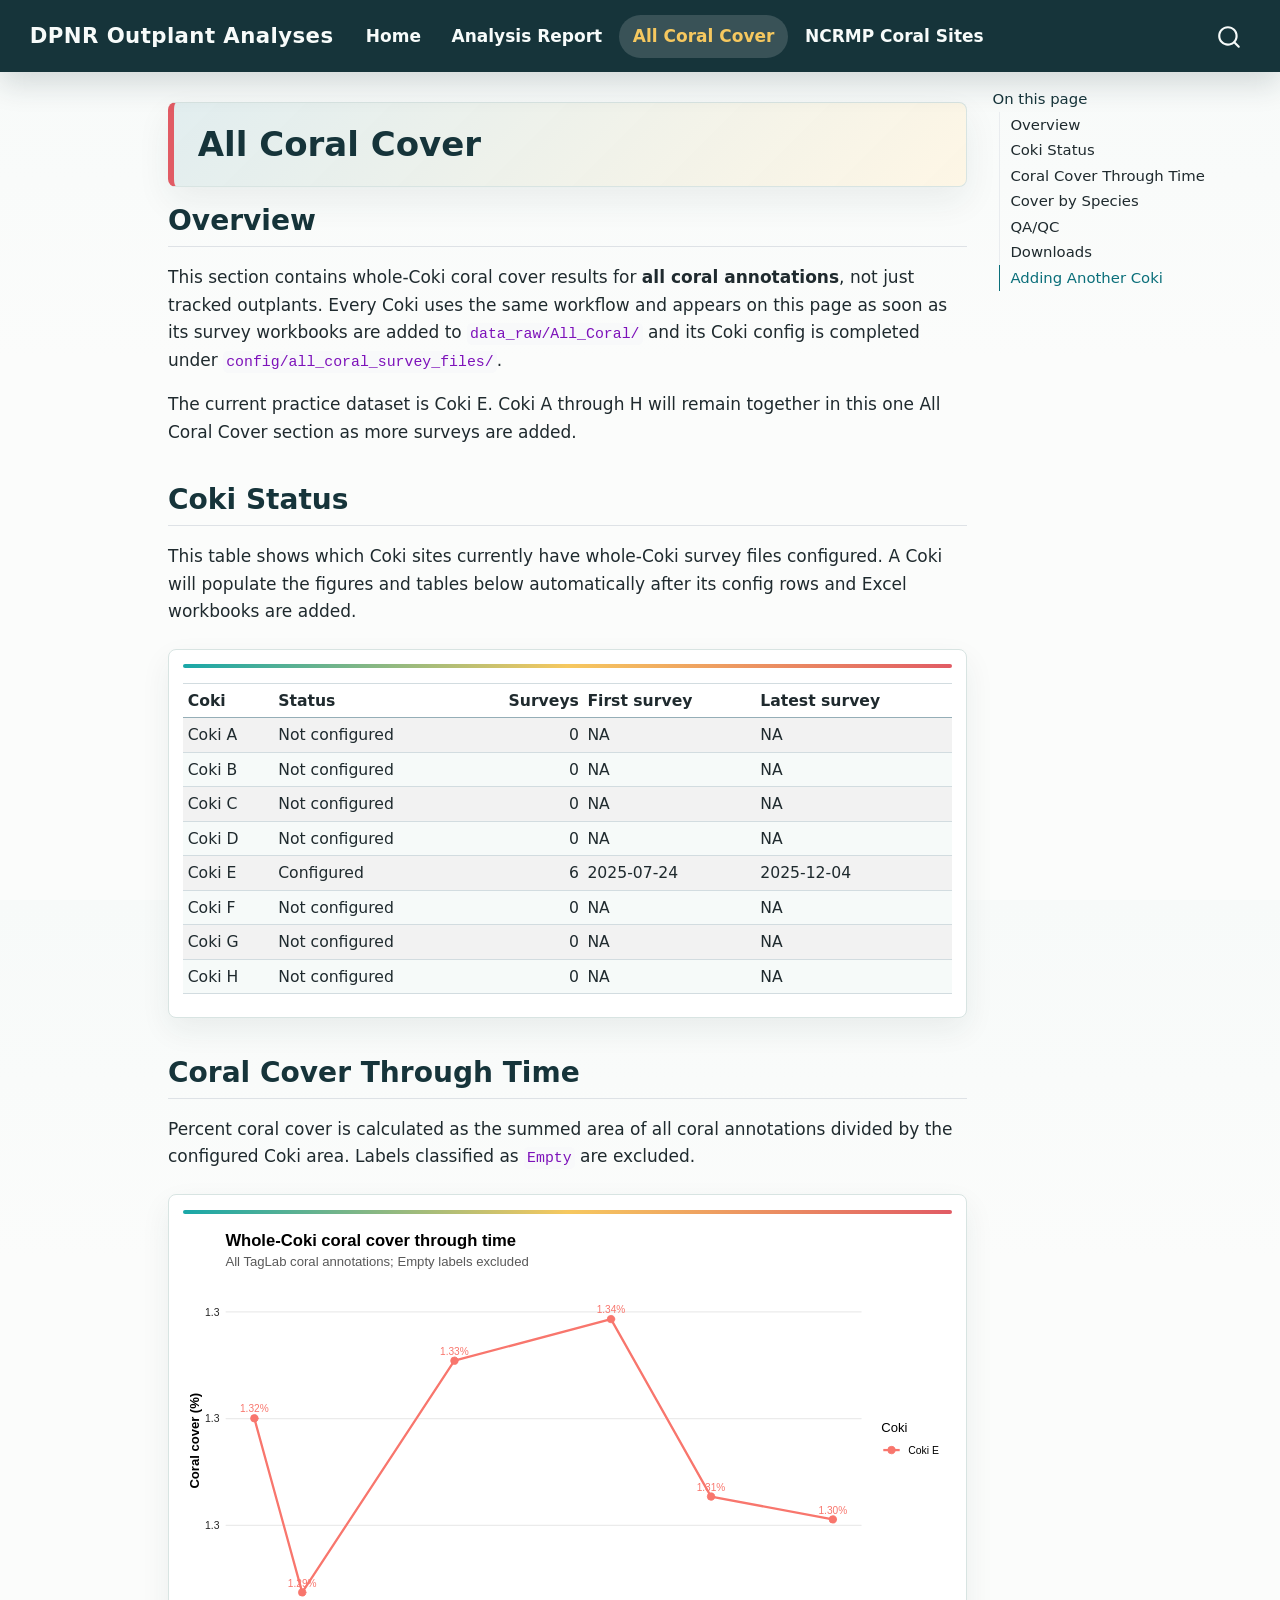
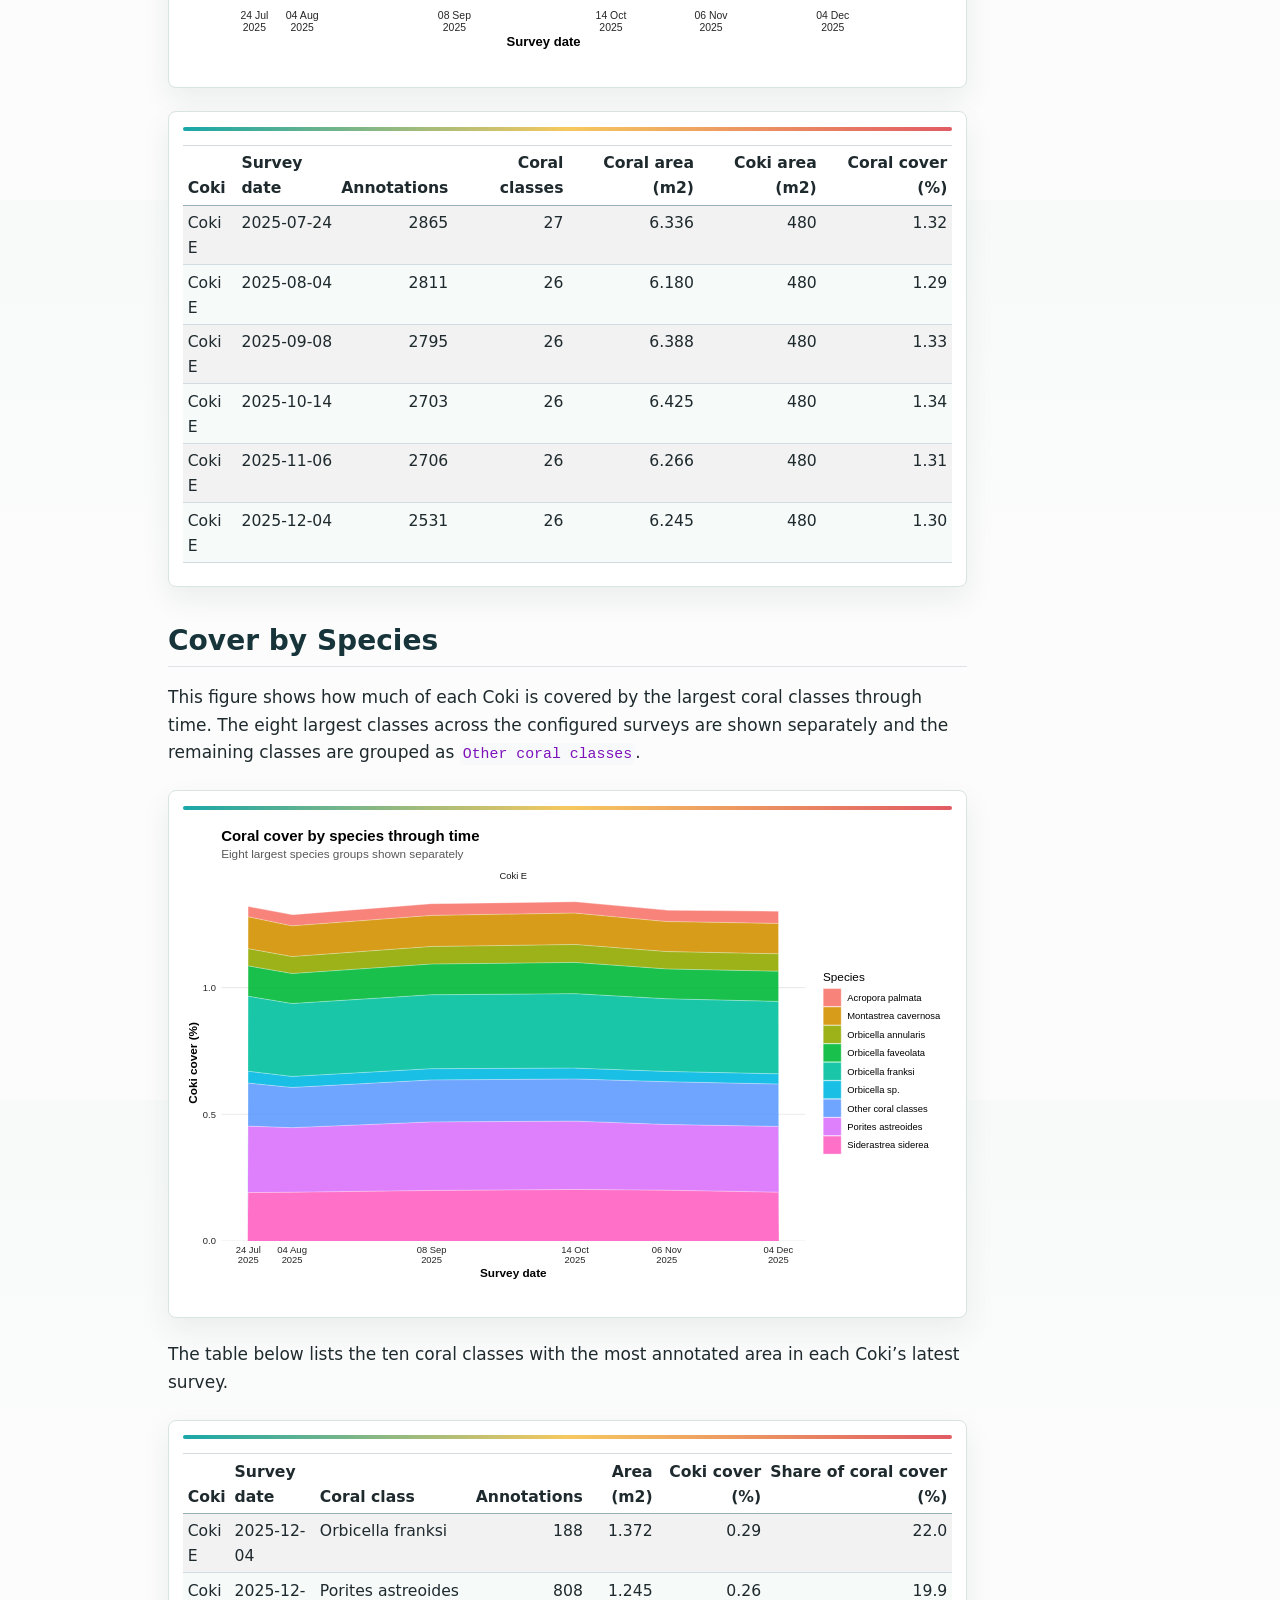
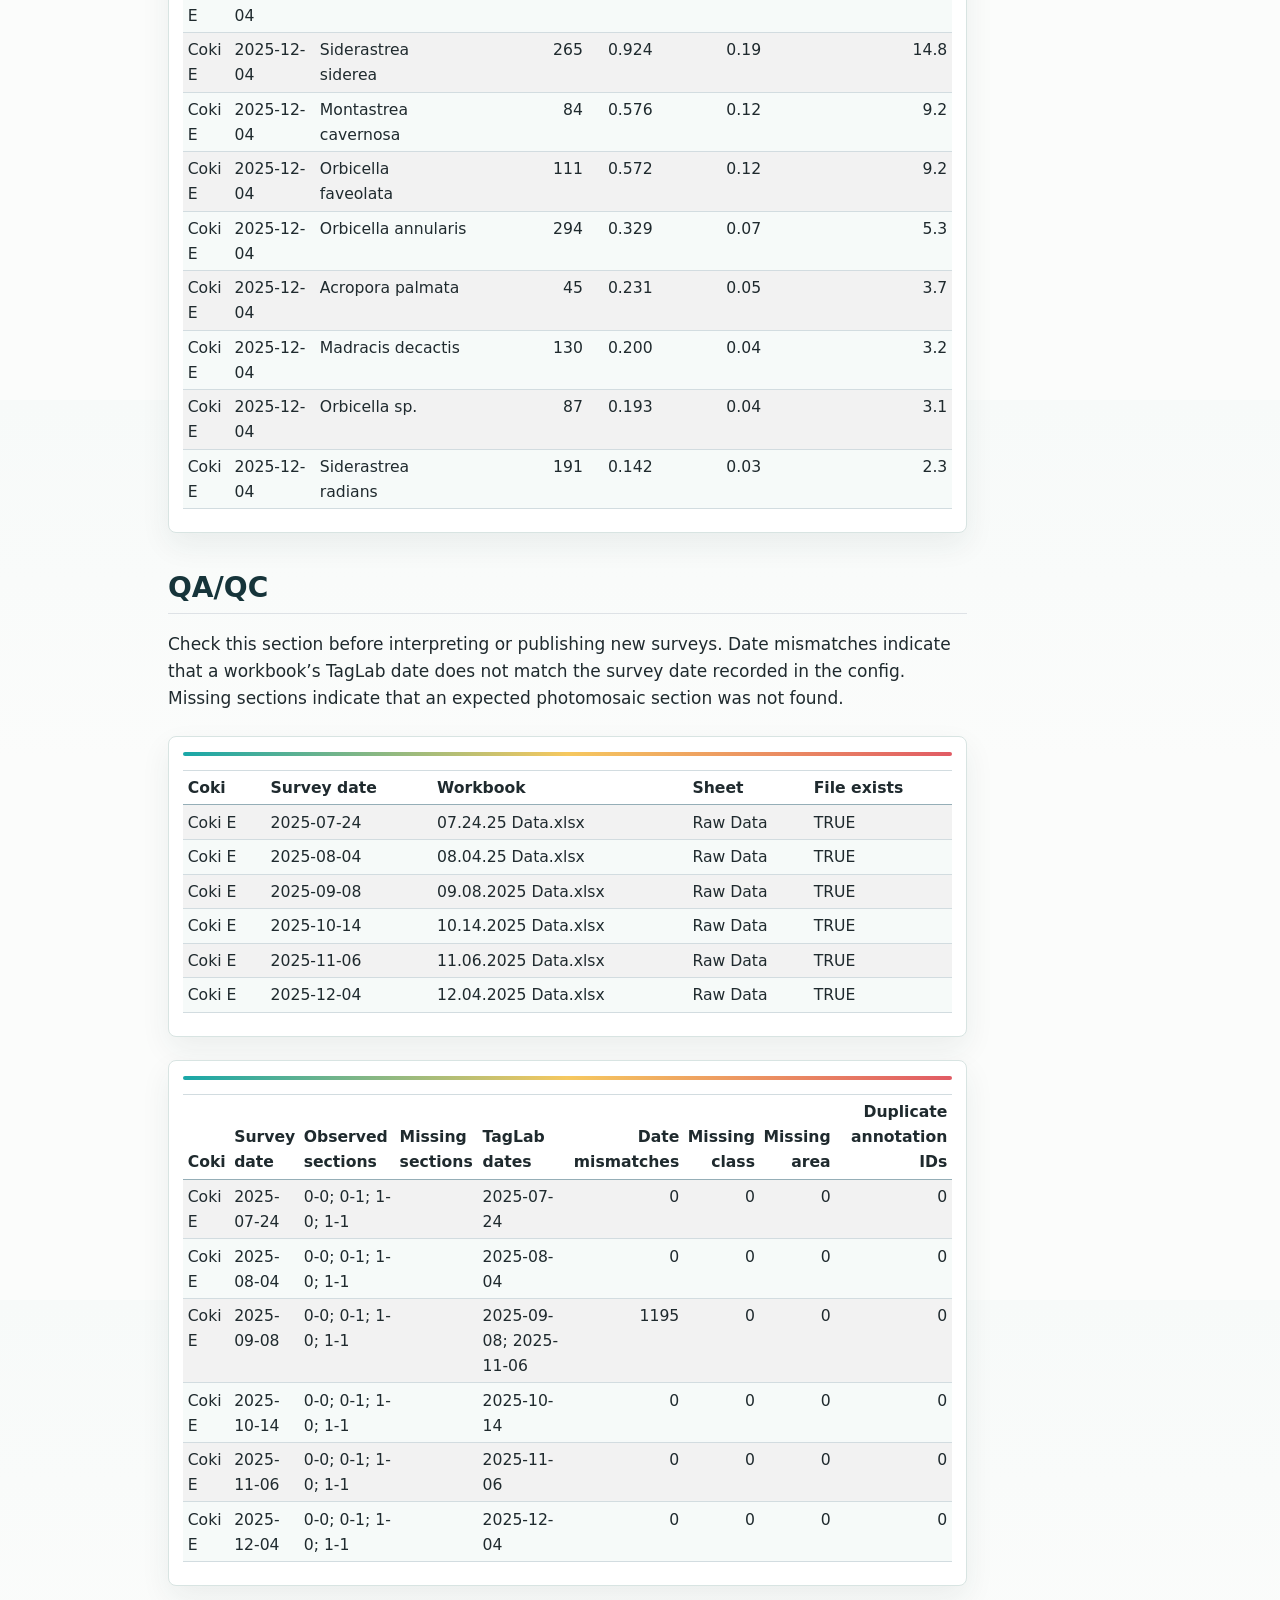
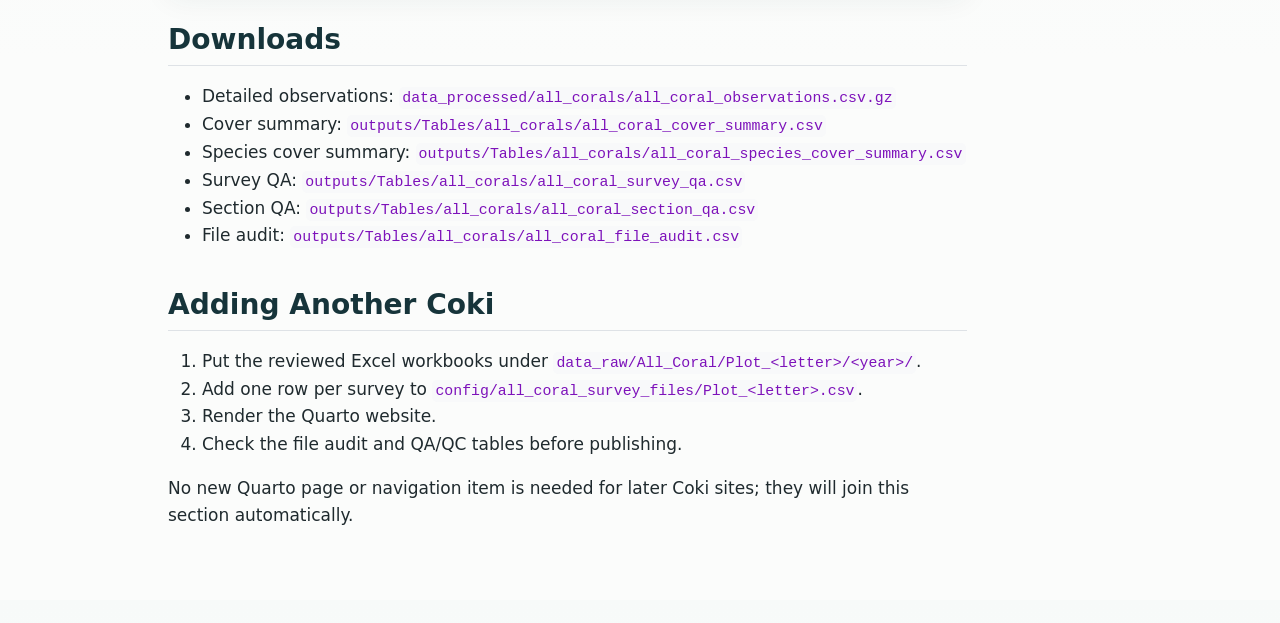
<file: docs/all_coral_cover.html>
<!DOCTYPE html>
<html xmlns="http://www.w3.org/1999/xhtml" lang="en" xml:lang="en"><head>

<meta charset="utf-8">
<meta name="generator" content="quarto-1.5.57">

<meta name="viewport" content="width=device-width, initial-scale=1.0, user-scalable=yes">


<title>All Coral Cover – DPNR Outplant Analyses</title>
<style>
code{white-space: pre-wrap;}
span.smallcaps{font-variant: small-caps;}
div.columns{display: flex; gap: min(4vw, 1.5em);}
div.column{flex: auto; overflow-x: auto;}
div.hanging-indent{margin-left: 1.5em; text-indent: -1.5em;}
ul.task-list{list-style: none;}
ul.task-list li input[type="checkbox"] {
  width: 0.8em;
  margin: 0 0.8em 0.2em -1em; /* quarto-specific, see https://github.com/quarto-dev/quarto-cli/issues/4556 */ 
  vertical-align: middle;
}
</style>


<script src="site_libs/quarto-nav/quarto-nav.js"></script>
<script src="site_libs/quarto-nav/headroom.min.js"></script>
<script src="site_libs/clipboard/clipboard.min.js"></script>
<script src="site_libs/quarto-search/autocomplete.umd.js"></script>
<script src="site_libs/quarto-search/fuse.min.js"></script>
<script src="site_libs/quarto-search/quarto-search.js"></script>
<meta name="quarto:offset" content="./">
<script src="site_libs/quarto-html/quarto.js"></script>
<script src="site_libs/quarto-html/popper.min.js"></script>
<script src="site_libs/quarto-html/tippy.umd.min.js"></script>
<script src="site_libs/quarto-html/anchor.min.js"></script>
<link href="site_libs/quarto-html/tippy.css" rel="stylesheet">
<link href="site_libs/quarto-html/quarto-syntax-highlighting.css" rel="stylesheet" id="quarto-text-highlighting-styles">
<script src="site_libs/bootstrap/bootstrap.min.js"></script>
<link href="site_libs/bootstrap/bootstrap-icons.css" rel="stylesheet">
<link href="site_libs/bootstrap/bootstrap.min.css" rel="stylesheet" id="quarto-bootstrap" data-mode="light">
<script id="quarto-search-options" type="application/json">{
  "location": "navbar",
  "copy-button": false,
  "collapse-after": 3,
  "panel-placement": "end",
  "type": "overlay",
  "limit": 50,
  "keyboard-shortcut": [
    "f",
    "/",
    "s"
  ],
  "show-item-context": false,
  "language": {
    "search-no-results-text": "No results",
    "search-matching-documents-text": "matching documents",
    "search-copy-link-title": "Copy link to search",
    "search-hide-matches-text": "Hide additional matches",
    "search-more-match-text": "more match in this document",
    "search-more-matches-text": "more matches in this document",
    "search-clear-button-title": "Clear",
    "search-text-placeholder": "",
    "search-detached-cancel-button-title": "Cancel",
    "search-submit-button-title": "Submit",
    "search-label": "Search"
  }
}</script>


</head>

<body class="nav-fixed">

<div id="quarto-search-results"></div>
  <header id="quarto-header" class="headroom fixed-top">
    <nav class="navbar navbar-expand-lg " data-bs-theme="dark">
      <div class="navbar-container container-fluid">
      <div class="navbar-brand-container mx-auto">
    <a class="navbar-brand" href="./index.html">
    <span class="navbar-title">DPNR Outplant Analyses</span>
    </a>
  </div>
            <div id="quarto-search" class="" title="Search"></div>
          <button class="navbar-toggler" type="button" data-bs-toggle="collapse" data-bs-target="#navbarCollapse" aria-controls="navbarCollapse" role="menu" aria-expanded="false" aria-label="Toggle navigation" onclick="if (window.quartoToggleHeadroom) { window.quartoToggleHeadroom(); }">
  <span class="navbar-toggler-icon"></span>
</button>
          <div class="collapse navbar-collapse" id="navbarCollapse">
            <ul class="navbar-nav navbar-nav-scroll me-auto">
  <li class="nav-item">
    <a class="nav-link" href="./index.html"> 
<span class="menu-text">Home</span></a>
  </li>  
  <li class="nav-item">
    <a class="nav-link" href="./coral_survivorship_report.html"> 
<span class="menu-text">Analysis Report</span></a>
  </li>  
  <li class="nav-item">
    <a class="nav-link active" href="./all_coral_cover.html" aria-current="page"> 
<span class="menu-text">All Coral Cover</span></a>
  </li>  
  <li class="nav-item">
    <a class="nav-link" href="./ncrmp_coral_sites.html"> 
<span class="menu-text">NCRMP Coral Sites</span></a>
  </li>  
</ul>
          </div> <!-- /navcollapse -->
            <div class="quarto-navbar-tools">
</div>
      </div> <!-- /container-fluid -->
    </nav>
</header>
<!-- content -->
<div id="quarto-content" class="quarto-container page-columns page-rows-contents page-layout-article page-navbar">
<!-- sidebar -->
<!-- margin-sidebar -->
    <div id="quarto-margin-sidebar" class="sidebar margin-sidebar">
        <nav id="TOC" role="doc-toc" class="toc-active">
    <h2 id="toc-title">On this page</h2>
   
  <ul>
  <li><a href="#overview" id="toc-overview" class="nav-link active" data-scroll-target="#overview">Overview</a></li>
  <li><a href="#plot-status" id="toc-plot-status" class="nav-link" data-scroll-target="#plot-status">Plot Status</a></li>
  <li><a href="#coral-cover-through-time" id="toc-coral-cover-through-time" class="nav-link" data-scroll-target="#coral-cover-through-time">Coral Cover Through Time</a></li>
  <li><a href="#cover-by-species" id="toc-cover-by-species" class="nav-link" data-scroll-target="#cover-by-species">Cover by Species</a></li>
  <li><a href="#qaqc" id="toc-qaqc" class="nav-link" data-scroll-target="#qaqc">QA/QC</a></li>
  <li><a href="#downloads" id="toc-downloads" class="nav-link" data-scroll-target="#downloads">Downloads</a></li>
  <li><a href="#adding-another-plot" id="toc-adding-another-plot" class="nav-link" data-scroll-target="#adding-another-plot">Adding Another Plot</a></li>
  </ul>
</nav>
    </div>
<!-- main -->
<main class="content" id="quarto-document-content">

<header id="title-block-header" class="quarto-title-block default">
<div class="quarto-title">
<h1 class="title">All Coral Cover</h1>
</div>



<div class="quarto-title-meta">

    
  
    
  </div>
  


</header>


<section id="overview" class="level2">
<h2 class="anchored" data-anchor-id="overview">Overview</h2>
<p>This section contains whole-plot coral cover results for <strong>all coral annotations</strong>, not just tracked outplants. Every plot uses the same workflow and appears on this page as soon as its survey workbooks are added to <code>data_raw/All_Coral/</code> and its plot config is completed under <code>config/all_coral_survey_files/</code>.</p>
<p>The current practice dataset is Plot E. Plots A through H will remain together in this one All Coral Cover section as more surveys are added.</p>
</section>
<section id="plot-status" class="level2">
<h2 class="anchored" data-anchor-id="plot-status">Plot Status</h2>
<p>This table shows which plots currently have whole-plot survey files configured. A plot will populate the figures and tables below automatically after its config rows and Excel workbooks are added.</p>
<div class="cell">
<div class="cell-output-display">
<table class="caption-top table table-sm table-striped small">
<thead>
<tr class="header">
<th style="text-align: left;">Plot</th>
<th style="text-align: left;">Status</th>
<th style="text-align: right;">Surveys</th>
<th style="text-align: left;">First survey</th>
<th style="text-align: left;">Latest survey</th>
</tr>
</thead>
<tbody>
<tr class="odd">
<td style="text-align: left;">Plot A</td>
<td style="text-align: left;">Not configured</td>
<td style="text-align: right;">0</td>
<td style="text-align: left;">NA</td>
<td style="text-align: left;">NA</td>
</tr>
<tr class="even">
<td style="text-align: left;">Plot B</td>
<td style="text-align: left;">Not configured</td>
<td style="text-align: right;">0</td>
<td style="text-align: left;">NA</td>
<td style="text-align: left;">NA</td>
</tr>
<tr class="odd">
<td style="text-align: left;">Plot C</td>
<td style="text-align: left;">Not configured</td>
<td style="text-align: right;">0</td>
<td style="text-align: left;">NA</td>
<td style="text-align: left;">NA</td>
</tr>
<tr class="even">
<td style="text-align: left;">Plot D</td>
<td style="text-align: left;">Not configured</td>
<td style="text-align: right;">0</td>
<td style="text-align: left;">NA</td>
<td style="text-align: left;">NA</td>
</tr>
<tr class="odd">
<td style="text-align: left;">Plot E</td>
<td style="text-align: left;">Configured</td>
<td style="text-align: right;">6</td>
<td style="text-align: left;">2025-07-24</td>
<td style="text-align: left;">2025-12-04</td>
</tr>
<tr class="even">
<td style="text-align: left;">Plot F</td>
<td style="text-align: left;">Not configured</td>
<td style="text-align: right;">0</td>
<td style="text-align: left;">NA</td>
<td style="text-align: left;">NA</td>
</tr>
<tr class="odd">
<td style="text-align: left;">Plot G</td>
<td style="text-align: left;">Not configured</td>
<td style="text-align: right;">0</td>
<td style="text-align: left;">NA</td>
<td style="text-align: left;">NA</td>
</tr>
<tr class="even">
<td style="text-align: left;">Plot H</td>
<td style="text-align: left;">Not configured</td>
<td style="text-align: right;">0</td>
<td style="text-align: left;">NA</td>
<td style="text-align: left;">NA</td>
</tr>
</tbody>
</table>
</div>
</div>
</section>
<section id="coral-cover-through-time" class="level2">
<h2 class="anchored" data-anchor-id="coral-cover-through-time">Coral Cover Through Time</h2>
<p>Percent coral cover is calculated as the summed area of all coral annotations divided by the configured plot area. Labels classified as <code>Empty</code> are excluded.</p>
<div class="cell">
<div class="cell-output-display">
<div>
<figure class="figure">
<p><img src="all_coral_cover_files/figure-html/all-coral-cover-plot-1.svg" class="img-fluid figure-img" alt="Line plot of whole-plot coral cover through time for configured plots, with survey dates on the x-axis and coral cover percentage on the y-axis."></p>
</figure>
</div>
</div>
</div>
<div class="cell">
<div class="cell-output-display">
<table class="caption-top table table-sm table-striped small">
<colgroup>
<col style="width: 7%">
<col style="width: 13%">
<col style="width: 13%">
<col style="width: 15%">
<col style="width: 17%">
<col style="width: 16%">
<col style="width: 17%">
</colgroup>
<thead>
<tr class="header">
<th style="text-align: left;">Plot</th>
<th style="text-align: left;">Survey date</th>
<th style="text-align: right;">Annotations</th>
<th style="text-align: right;">Coral classes</th>
<th style="text-align: right;">Coral area (m2)</th>
<th style="text-align: right;">Plot area (m2)</th>
<th style="text-align: right;">Coral cover (%)</th>
</tr>
</thead>
<tbody>
<tr class="odd">
<td style="text-align: left;">Plot E</td>
<td style="text-align: left;">2025-07-24</td>
<td style="text-align: right;">2865</td>
<td style="text-align: right;">27</td>
<td style="text-align: right;">6.336</td>
<td style="text-align: right;">480</td>
<td style="text-align: right;">1.32</td>
</tr>
<tr class="even">
<td style="text-align: left;">Plot E</td>
<td style="text-align: left;">2025-08-04</td>
<td style="text-align: right;">2811</td>
<td style="text-align: right;">26</td>
<td style="text-align: right;">6.180</td>
<td style="text-align: right;">480</td>
<td style="text-align: right;">1.29</td>
</tr>
<tr class="odd">
<td style="text-align: left;">Plot E</td>
<td style="text-align: left;">2025-09-08</td>
<td style="text-align: right;">2795</td>
<td style="text-align: right;">26</td>
<td style="text-align: right;">6.388</td>
<td style="text-align: right;">480</td>
<td style="text-align: right;">1.33</td>
</tr>
<tr class="even">
<td style="text-align: left;">Plot E</td>
<td style="text-align: left;">2025-10-14</td>
<td style="text-align: right;">2703</td>
<td style="text-align: right;">26</td>
<td style="text-align: right;">6.425</td>
<td style="text-align: right;">480</td>
<td style="text-align: right;">1.34</td>
</tr>
<tr class="odd">
<td style="text-align: left;">Plot E</td>
<td style="text-align: left;">2025-11-06</td>
<td style="text-align: right;">2706</td>
<td style="text-align: right;">26</td>
<td style="text-align: right;">6.266</td>
<td style="text-align: right;">480</td>
<td style="text-align: right;">1.31</td>
</tr>
<tr class="even">
<td style="text-align: left;">Plot E</td>
<td style="text-align: left;">2025-12-04</td>
<td style="text-align: right;">2531</td>
<td style="text-align: right;">26</td>
<td style="text-align: right;">6.245</td>
<td style="text-align: right;">480</td>
<td style="text-align: right;">1.30</td>
</tr>
</tbody>
</table>
</div>
</div>
</section>
<section id="cover-by-species" class="level2">
<h2 class="anchored" data-anchor-id="cover-by-species">Cover by Species</h2>
<p>This figure shows how much of each plot is covered by the largest coral classes through time. The eight largest classes across the configured surveys are shown separately and the remaining classes are grouped as <code>Other coral classes</code>.</p>
<div class="cell">
<div class="cell-output-display">
<div>
<figure class="figure">
<p><img src="all_coral_cover_files/figure-html/all-coral-species-cover-plot-1.svg" class="img-fluid figure-img" alt="Faceted stacked area plot showing whole-plot coral cover by species group through time for each configured plot."></p>
</figure>
</div>
</div>
</div>
<p>The table below lists the ten coral classes with the most annotated area in each plot’s latest survey.</p>
<div class="cell">
<div class="cell-output-display">
<table class="caption-top table table-sm table-striped small">
<colgroup>
<col style="width: 6%">
<col style="width: 11%">
<col style="width: 20%">
<col style="width: 11%">
<col style="width: 9%">
<col style="width: 14%">
<col style="width: 24%">
</colgroup>
<thead>
<tr class="header">
<th style="text-align: left;">Plot</th>
<th style="text-align: left;">Survey date</th>
<th style="text-align: left;">Coral class</th>
<th style="text-align: right;">Annotations</th>
<th style="text-align: right;">Area (m2)</th>
<th style="text-align: right;">Plot cover (%)</th>
<th style="text-align: right;">Share of coral cover (%)</th>
</tr>
</thead>
<tbody>
<tr class="odd">
<td style="text-align: left;">Plot E</td>
<td style="text-align: left;">2025-12-04</td>
<td style="text-align: left;">Orbicella franksi</td>
<td style="text-align: right;">188</td>
<td style="text-align: right;">1.372</td>
<td style="text-align: right;">0.29</td>
<td style="text-align: right;">22.0</td>
</tr>
<tr class="even">
<td style="text-align: left;">Plot E</td>
<td style="text-align: left;">2025-12-04</td>
<td style="text-align: left;">Porites astreoides</td>
<td style="text-align: right;">808</td>
<td style="text-align: right;">1.245</td>
<td style="text-align: right;">0.26</td>
<td style="text-align: right;">19.9</td>
</tr>
<tr class="odd">
<td style="text-align: left;">Plot E</td>
<td style="text-align: left;">2025-12-04</td>
<td style="text-align: left;">Siderastrea siderea</td>
<td style="text-align: right;">265</td>
<td style="text-align: right;">0.924</td>
<td style="text-align: right;">0.19</td>
<td style="text-align: right;">14.8</td>
</tr>
<tr class="even">
<td style="text-align: left;">Plot E</td>
<td style="text-align: left;">2025-12-04</td>
<td style="text-align: left;">Montastrea cavernosa</td>
<td style="text-align: right;">84</td>
<td style="text-align: right;">0.576</td>
<td style="text-align: right;">0.12</td>
<td style="text-align: right;">9.2</td>
</tr>
<tr class="odd">
<td style="text-align: left;">Plot E</td>
<td style="text-align: left;">2025-12-04</td>
<td style="text-align: left;">Orbicella faveolata</td>
<td style="text-align: right;">111</td>
<td style="text-align: right;">0.572</td>
<td style="text-align: right;">0.12</td>
<td style="text-align: right;">9.2</td>
</tr>
<tr class="even">
<td style="text-align: left;">Plot E</td>
<td style="text-align: left;">2025-12-04</td>
<td style="text-align: left;">Orbicella annularis</td>
<td style="text-align: right;">294</td>
<td style="text-align: right;">0.329</td>
<td style="text-align: right;">0.07</td>
<td style="text-align: right;">5.3</td>
</tr>
<tr class="odd">
<td style="text-align: left;">Plot E</td>
<td style="text-align: left;">2025-12-04</td>
<td style="text-align: left;">Acropora palmata</td>
<td style="text-align: right;">45</td>
<td style="text-align: right;">0.231</td>
<td style="text-align: right;">0.05</td>
<td style="text-align: right;">3.7</td>
</tr>
<tr class="even">
<td style="text-align: left;">Plot E</td>
<td style="text-align: left;">2025-12-04</td>
<td style="text-align: left;">Madracis decactis</td>
<td style="text-align: right;">130</td>
<td style="text-align: right;">0.200</td>
<td style="text-align: right;">0.04</td>
<td style="text-align: right;">3.2</td>
</tr>
<tr class="odd">
<td style="text-align: left;">Plot E</td>
<td style="text-align: left;">2025-12-04</td>
<td style="text-align: left;">Orbicella sp.</td>
<td style="text-align: right;">87</td>
<td style="text-align: right;">0.193</td>
<td style="text-align: right;">0.04</td>
<td style="text-align: right;">3.1</td>
</tr>
<tr class="even">
<td style="text-align: left;">Plot E</td>
<td style="text-align: left;">2025-12-04</td>
<td style="text-align: left;">Siderastrea radians</td>
<td style="text-align: right;">191</td>
<td style="text-align: right;">0.142</td>
<td style="text-align: right;">0.03</td>
<td style="text-align: right;">2.3</td>
</tr>
</tbody>
</table>
</div>
</div>
</section>
<section id="qaqc" class="level2">
<h2 class="anchored" data-anchor-id="qaqc">QA/QC</h2>
<p>Check this section before interpreting or publishing new surveys. Date mismatches indicate that a workbook’s TagLab date does not match the survey date recorded in the config. Missing sections indicate that an expected photomosaic section was not found.</p>
<div class="cell">
<div class="cell-output-display">
<table class="caption-top table table-sm table-striped small">
<thead>
<tr class="header">
<th style="text-align: left;">Plot</th>
<th style="text-align: left;">Survey date</th>
<th style="text-align: left;">Workbook</th>
<th style="text-align: left;">Sheet</th>
<th style="text-align: left;">File exists</th>
</tr>
</thead>
<tbody>
<tr class="odd">
<td style="text-align: left;">Plot E</td>
<td style="text-align: left;">2025-07-24</td>
<td style="text-align: left;">07.24.25 Data.xlsx</td>
<td style="text-align: left;">Raw Data</td>
<td style="text-align: left;">TRUE</td>
</tr>
<tr class="even">
<td style="text-align: left;">Plot E</td>
<td style="text-align: left;">2025-08-04</td>
<td style="text-align: left;">08.04.25 Data.xlsx</td>
<td style="text-align: left;">Raw Data</td>
<td style="text-align: left;">TRUE</td>
</tr>
<tr class="odd">
<td style="text-align: left;">Plot E</td>
<td style="text-align: left;">2025-09-08</td>
<td style="text-align: left;">09.08.2025 Data.xlsx</td>
<td style="text-align: left;">Raw Data</td>
<td style="text-align: left;">TRUE</td>
</tr>
<tr class="even">
<td style="text-align: left;">Plot E</td>
<td style="text-align: left;">2025-10-14</td>
<td style="text-align: left;">10.14.2025 Data.xlsx</td>
<td style="text-align: left;">Raw Data</td>
<td style="text-align: left;">TRUE</td>
</tr>
<tr class="odd">
<td style="text-align: left;">Plot E</td>
<td style="text-align: left;">2025-11-06</td>
<td style="text-align: left;">11.06.2025 Data.xlsx</td>
<td style="text-align: left;">Raw Data</td>
<td style="text-align: left;">TRUE</td>
</tr>
<tr class="even">
<td style="text-align: left;">Plot E</td>
<td style="text-align: left;">2025-12-04</td>
<td style="text-align: left;">12.04.2025 Data.xlsx</td>
<td style="text-align: left;">Raw Data</td>
<td style="text-align: left;">TRUE</td>
</tr>
</tbody>
</table>
</div>
</div>
<div class="cell">
<div class="cell-output-display">
<table class="caption-top table table-sm table-striped small">
<colgroup>
<col style="width: 4%">
<col style="width: 8%">
<col style="width: 13%">
<col style="width: 11%">
<col style="width: 15%">
<col style="width: 10%">
<col style="width: 9%">
<col style="width: 8%">
<col style="width: 17%">
</colgroup>
<thead>
<tr class="header">
<th style="text-align: left;">Plot</th>
<th style="text-align: left;">Survey date</th>
<th style="text-align: left;">Observed sections</th>
<th style="text-align: left;">Missing sections</th>
<th style="text-align: left;">TagLab dates</th>
<th style="text-align: right;">Date mismatches</th>
<th style="text-align: right;">Missing class</th>
<th style="text-align: right;">Missing area</th>
<th style="text-align: right;">Duplicate annotation IDs</th>
</tr>
</thead>
<tbody>
<tr class="odd">
<td style="text-align: left;">Plot E</td>
<td style="text-align: left;">2025-07-24</td>
<td style="text-align: left;">0-0; 0-1; 1-0; 1-1</td>
<td style="text-align: left;"></td>
<td style="text-align: left;">2025-07-24</td>
<td style="text-align: right;">0</td>
<td style="text-align: right;">0</td>
<td style="text-align: right;">0</td>
<td style="text-align: right;">0</td>
</tr>
<tr class="even">
<td style="text-align: left;">Plot E</td>
<td style="text-align: left;">2025-08-04</td>
<td style="text-align: left;">0-0; 0-1; 1-0; 1-1</td>
<td style="text-align: left;"></td>
<td style="text-align: left;">2025-08-04</td>
<td style="text-align: right;">0</td>
<td style="text-align: right;">0</td>
<td style="text-align: right;">0</td>
<td style="text-align: right;">0</td>
</tr>
<tr class="odd">
<td style="text-align: left;">Plot E</td>
<td style="text-align: left;">2025-09-08</td>
<td style="text-align: left;">0-0; 0-1; 1-0; 1-1</td>
<td style="text-align: left;"></td>
<td style="text-align: left;">2025-09-08; 2025-11-06</td>
<td style="text-align: right;">1195</td>
<td style="text-align: right;">0</td>
<td style="text-align: right;">0</td>
<td style="text-align: right;">0</td>
</tr>
<tr class="even">
<td style="text-align: left;">Plot E</td>
<td style="text-align: left;">2025-10-14</td>
<td style="text-align: left;">0-0; 0-1; 1-0; 1-1</td>
<td style="text-align: left;"></td>
<td style="text-align: left;">2025-10-14</td>
<td style="text-align: right;">0</td>
<td style="text-align: right;">0</td>
<td style="text-align: right;">0</td>
<td style="text-align: right;">0</td>
</tr>
<tr class="odd">
<td style="text-align: left;">Plot E</td>
<td style="text-align: left;">2025-11-06</td>
<td style="text-align: left;">0-0; 0-1; 1-0; 1-1</td>
<td style="text-align: left;"></td>
<td style="text-align: left;">2025-11-06</td>
<td style="text-align: right;">0</td>
<td style="text-align: right;">0</td>
<td style="text-align: right;">0</td>
<td style="text-align: right;">0</td>
</tr>
<tr class="even">
<td style="text-align: left;">Plot E</td>
<td style="text-align: left;">2025-12-04</td>
<td style="text-align: left;">0-0; 0-1; 1-0; 1-1</td>
<td style="text-align: left;"></td>
<td style="text-align: left;">2025-12-04</td>
<td style="text-align: right;">0</td>
<td style="text-align: right;">0</td>
<td style="text-align: right;">0</td>
<td style="text-align: right;">0</td>
</tr>
</tbody>
</table>
</div>
</div>
</section>
<section id="downloads" class="level2">
<h2 class="anchored" data-anchor-id="downloads">Downloads</h2>
<ul>
<li>Detailed observations: <code>data_processed/all_corals/all_coral_observations.csv.gz</code></li>
<li>Cover summary: <code>outputs/Tables/all_corals/all_coral_cover_summary.csv</code></li>
<li>Species cover summary: <code>outputs/Tables/all_corals/all_coral_species_cover_summary.csv</code></li>
<li>Survey QA: <code>outputs/Tables/all_corals/all_coral_survey_qa.csv</code></li>
<li>Section QA: <code>outputs/Tables/all_corals/all_coral_section_qa.csv</code></li>
<li>File audit: <code>outputs/Tables/all_corals/all_coral_file_audit.csv</code></li>
</ul>
</section>
<section id="adding-another-plot" class="level2">
<h2 class="anchored" data-anchor-id="adding-another-plot">Adding Another Plot</h2>
<ol type="1">
<li>Put the reviewed Excel workbooks under <code>data_raw/All_Coral/Plot_&lt;letter&gt;/&lt;year&gt;/</code>.</li>
<li>Add one row per survey to <code>config/all_coral_survey_files/Plot_&lt;letter&gt;.csv</code>.</li>
<li>Render the Quarto website.</li>
<li>Check the file audit and QA/QC tables before publishing.</li>
</ol>
<p>No new Quarto page or navigation item is needed for later plots; they will join this section automatically.</p>


</section>

</main> <!-- /main -->
<script>
document.addEventListener("DOMContentLoaded", () => {
  // Figure filenames are stable across Quarto renders. Add a release version so
  // browsers do not reuse an older SVG after chart axes or labels change.
  for (const image of document.querySelectorAll('img[src*="/figure-html/"]')) {
    const figureUrl = new URL(image.getAttribute("src"), document.baseURI);
    figureUrl.searchParams.set("v", "20261027-object-lineage");
    image.src = figureUrl.href;
  }

  function showLinkedReportTab() {
    const target = document.getElementById(window.location.hash.slice(1));
    const pane = target?.closest(".tab-pane");
    if (!pane || pane.classList.contains("active")) return;

    const tab = document.getElementById(pane.id + "-tab");
    if (!tab || !window.bootstrap?.Tab) return;

    tab.addEventListener("shown.bs.tab", () => {
      target.scrollIntoView();
    }, { once: true });
    window.bootstrap.Tab.getOrCreateInstance(tab).show();
  }

  showLinkedReportTab();
  window.addEventListener("hashchange", showLinkedReportTab);

  const excluded = new Set(["CODE", "PRE", "SCRIPT", "STYLE", "TEXTAREA"]);
  const walker = document.createTreeWalker(document.body, NodeFilter.SHOW_TEXT);
  const nodes = [];

  while (walker.nextNode()) {
    nodes.push(walker.currentNode);
  }

  for (const node of nodes) {
    let parent = node.parentElement;
    let skip = false;

    while (parent) {
      if (excluded.has(parent.tagName) || parent.classList.contains("site-hero")) {
        skip = true;
        break;
      }
      parent = parent.parentElement;
    }

    if (skip) continue;

    node.nodeValue = node.nodeValue
      .replace(/\bPlots? ([A-H])\b/g, "Coki $1")
      .replace(/\bPlots\b/g, "Coki sites")
      .replace(/\bplots\b/g, "Coki sites")
      .replace(/\bPlot\b/g, "Coki")
      .replace(/\bplot\b/g, "Coki");
  }
});
</script>
<script id="quarto-html-after-body" type="application/javascript">
window.document.addEventListener("DOMContentLoaded", function (event) {
  const toggleBodyColorMode = (bsSheetEl) => {
    const mode = bsSheetEl.getAttribute("data-mode");
    const bodyEl = window.document.querySelector("body");
    if (mode === "dark") {
      bodyEl.classList.add("quarto-dark");
      bodyEl.classList.remove("quarto-light");
    } else {
      bodyEl.classList.add("quarto-light");
      bodyEl.classList.remove("quarto-dark");
    }
  }
  const toggleBodyColorPrimary = () => {
    const bsSheetEl = window.document.querySelector("link#quarto-bootstrap");
    if (bsSheetEl) {
      toggleBodyColorMode(bsSheetEl);
    }
  }
  toggleBodyColorPrimary();  
  const icon = "";
  const anchorJS = new window.AnchorJS();
  anchorJS.options = {
    placement: 'right',
    icon: icon
  };
  anchorJS.add('.anchored');
  const isCodeAnnotation = (el) => {
    for (const clz of el.classList) {
      if (clz.startsWith('code-annotation-')) {                     
        return true;
      }
    }
    return false;
  }
  const onCopySuccess = function(e) {
    // button target
    const button = e.trigger;
    // don't keep focus
    button.blur();
    // flash "checked"
    button.classList.add('code-copy-button-checked');
    var currentTitle = button.getAttribute("title");
    button.setAttribute("title", "Copied!");
    let tooltip;
    if (window.bootstrap) {
      button.setAttribute("data-bs-toggle", "tooltip");
      button.setAttribute("data-bs-placement", "left");
      button.setAttribute("data-bs-title", "Copied!");
      tooltip = new bootstrap.Tooltip(button, 
        { trigger: "manual", 
          customClass: "code-copy-button-tooltip",
          offset: [0, -8]});
      tooltip.show();    
    }
    setTimeout(function() {
      if (tooltip) {
        tooltip.hide();
        button.removeAttribute("data-bs-title");
        button.removeAttribute("data-bs-toggle");
        button.removeAttribute("data-bs-placement");
      }
      button.setAttribute("title", currentTitle);
      button.classList.remove('code-copy-button-checked');
    }, 1000);
    // clear code selection
    e.clearSelection();
  }
  const getTextToCopy = function(trigger) {
      const codeEl = trigger.previousElementSibling.cloneNode(true);
      for (const childEl of codeEl.children) {
        if (isCodeAnnotation(childEl)) {
          childEl.remove();
        }
      }
      return codeEl.innerText;
  }
  const clipboard = new window.ClipboardJS('.code-copy-button:not([data-in-quarto-modal])', {
    text: getTextToCopy
  });
  clipboard.on('success', onCopySuccess);
  if (window.document.getElementById('quarto-embedded-source-code-modal')) {
    // For code content inside modals, clipBoardJS needs to be initialized with a container option
    // TODO: Check when it could be a function (https://github.com/zenorocha/clipboard.js/issues/860)
    const clipboardModal = new window.ClipboardJS('.code-copy-button[data-in-quarto-modal]', {
      text: getTextToCopy,
      container: window.document.getElementById('quarto-embedded-source-code-modal')
    });
    clipboardModal.on('success', onCopySuccess);
  }
    var localhostRegex = new RegExp(/^(?:http|https):\/\/localhost\:?[0-9]*\//);
    var mailtoRegex = new RegExp(/^mailto:/);
      var filterRegex = new RegExp('/' + window.location.host + '/');
    var isInternal = (href) => {
        return filterRegex.test(href) || localhostRegex.test(href) || mailtoRegex.test(href);
    }
    // Inspect non-navigation links and adorn them if external
 	var links = window.document.querySelectorAll('a[href]:not(.nav-link):not(.navbar-brand):not(.toc-action):not(.sidebar-link):not(.sidebar-item-toggle):not(.pagination-link):not(.no-external):not([aria-hidden]):not(.dropdown-item):not(.quarto-navigation-tool):not(.about-link)');
    for (var i=0; i<links.length; i++) {
      const link = links[i];
      if (!isInternal(link.href)) {
        // undo the damage that might have been done by quarto-nav.js in the case of
        // links that we want to consider external
        if (link.dataset.originalHref !== undefined) {
          link.href = link.dataset.originalHref;
        }
      }
    }
  function tippyHover(el, contentFn, onTriggerFn, onUntriggerFn) {
    const config = {
      allowHTML: true,
      maxWidth: 500,
      delay: 100,
      arrow: false,
      appendTo: function(el) {
          return el.parentElement;
      },
      interactive: true,
      interactiveBorder: 10,
      theme: 'quarto',
      placement: 'bottom-start',
    };
    if (contentFn) {
      config.content = contentFn;
    }
    if (onTriggerFn) {
      config.onTrigger = onTriggerFn;
    }
    if (onUntriggerFn) {
      config.onUntrigger = onUntriggerFn;
    }
    window.tippy(el, config); 
  }
  const noterefs = window.document.querySelectorAll('a[role="doc-noteref"]');
  for (var i=0; i<noterefs.length; i++) {
    const ref = noterefs[i];
    tippyHover(ref, function() {
      // use id or data attribute instead here
      let href = ref.getAttribute('data-footnote-href') || ref.getAttribute('href');
      try { href = new URL(href).hash; } catch {}
      const id = href.replace(/^#\/?/, "");
      const note = window.document.getElementById(id);
      if (note) {
        return note.innerHTML;
      } else {
        return "";
      }
    });
  }
  const xrefs = window.document.querySelectorAll('a.quarto-xref');
  const processXRef = (id, note) => {
    // Strip column container classes
    const stripColumnClz = (el) => {
      el.classList.remove("page-full", "page-columns");
      if (el.children) {
        for (const child of el.children) {
          stripColumnClz(child);
        }
      }
    }
    stripColumnClz(note)
    if (id === null || id.startsWith('sec-')) {
      // Special case sections, only their first couple elements
      const container = document.createElement("div");
      if (note.children && note.children.length > 2) {
        container.appendChild(note.children[0].cloneNode(true));
        for (let i = 1; i < note.children.length; i++) {
          const child = note.children[i];
          if (child.tagName === "P" && child.innerText === "") {
            continue;
          } else {
            container.appendChild(child.cloneNode(true));
            break;
          }
        }
        if (window.Quarto?.typesetMath) {
          window.Quarto.typesetMath(container);
        }
        return container.innerHTML
      } else {
        if (window.Quarto?.typesetMath) {
          window.Quarto.typesetMath(note);
        }
        return note.innerHTML;
      }
    } else {
      // Remove any anchor links if they are present
      const anchorLink = note.querySelector('a.anchorjs-link');
      if (anchorLink) {
        anchorLink.remove();
      }
      if (window.Quarto?.typesetMath) {
        window.Quarto.typesetMath(note);
      }
      // TODO in 1.5, we should make sure this works without a callout special case
      if (note.classList.contains("callout")) {
        return note.outerHTML;
      } else {
        return note.innerHTML;
      }
    }
  }
  for (var i=0; i<xrefs.length; i++) {
    const xref = xrefs[i];
    tippyHover(xref, undefined, function(instance) {
      instance.disable();
      let url = xref.getAttribute('href');
      let hash = undefined; 
      if (url.startsWith('#')) {
        hash = url;
      } else {
        try { hash = new URL(url).hash; } catch {}
      }
      if (hash) {
        const id = hash.replace(/^#\/?/, "");
        const note = window.document.getElementById(id);
        if (note !== null) {
          try {
            const html = processXRef(id, note.cloneNode(true));
            instance.setContent(html);
          } finally {
            instance.enable();
            instance.show();
          }
        } else {
          // See if we can fetch this
          fetch(url.split('#')[0])
          .then(res => res.text())
          .then(html => {
            const parser = new DOMParser();
            const htmlDoc = parser.parseFromString(html, "text/html");
            const note = htmlDoc.getElementById(id);
            if (note !== null) {
              const html = processXRef(id, note);
              instance.setContent(html);
            } 
          }).finally(() => {
            instance.enable();
            instance.show();
          });
        }
      } else {
        // See if we can fetch a full url (with no hash to target)
        // This is a special case and we should probably do some content thinning / targeting
        fetch(url)
        .then(res => res.text())
        .then(html => {
          const parser = new DOMParser();
          const htmlDoc = parser.parseFromString(html, "text/html");
          const note = htmlDoc.querySelector('main.content');
          if (note !== null) {
            // This should only happen for chapter cross references
            // (since there is no id in the URL)
            // remove the first header
            if (note.children.length > 0 && note.children[0].tagName === "HEADER") {
              note.children[0].remove();
            }
            const html = processXRef(null, note);
            instance.setContent(html);
          } 
        }).finally(() => {
          instance.enable();
          instance.show();
        });
      }
    }, function(instance) {
    });
  }
      let selectedAnnoteEl;
      const selectorForAnnotation = ( cell, annotation) => {
        let cellAttr = 'data-code-cell="' + cell + '"';
        let lineAttr = 'data-code-annotation="' +  annotation + '"';
        const selector = 'span[' + cellAttr + '][' + lineAttr + ']';
        return selector;
      }
      const selectCodeLines = (annoteEl) => {
        const doc = window.document;
        const targetCell = annoteEl.getAttribute("data-target-cell");
        const targetAnnotation = annoteEl.getAttribute("data-target-annotation");
        const annoteSpan = window.document.querySelector(selectorForAnnotation(targetCell, targetAnnotation));
        const lines = annoteSpan.getAttribute("data-code-lines").split(",");
        const lineIds = lines.map((line) => {
          return targetCell + "-" + line;
        })
        let top = null;
        let height = null;
        let parent = null;
        if (lineIds.length > 0) {
            //compute the position of the single el (top and bottom and make a div)
            const el = window.document.getElementById(lineIds[0]);
            top = el.offsetTop;
            height = el.offsetHeight;
            parent = el.parentElement.parentElement;
          if (lineIds.length > 1) {
            const lastEl = window.document.getElementById(lineIds[lineIds.length - 1]);
            const bottom = lastEl.offsetTop + lastEl.offsetHeight;
            height = bottom - top;
          }
          if (top !== null && height !== null && parent !== null) {
            // cook up a div (if necessary) and position it 
            let div = window.document.getElementById("code-annotation-line-highlight");
            if (div === null) {
              div = window.document.createElement("div");
              div.setAttribute("id", "code-annotation-line-highlight");
              div.style.position = 'absolute';
              parent.appendChild(div);
            }
            div.style.top = top - 2 + "px";
            div.style.height = height + 4 + "px";
            div.style.left = 0;
            let gutterDiv = window.document.getElementById("code-annotation-line-highlight-gutter");
            if (gutterDiv === null) {
              gutterDiv = window.document.createElement("div");
              gutterDiv.setAttribute("id", "code-annotation-line-highlight-gutter");
              gutterDiv.style.position = 'absolute';
              const codeCell = window.document.getElementById(targetCell);
              const gutter = codeCell.querySelector('.code-annotation-gutter');
              gutter.appendChild(gutterDiv);
            }
            gutterDiv.style.top = top - 2 + "px";
            gutterDiv.style.height = height + 4 + "px";
          }
          selectedAnnoteEl = annoteEl;
        }
      };
      const unselectCodeLines = () => {
        const elementsIds = ["code-annotation-line-highlight", "code-annotation-line-highlight-gutter"];
        elementsIds.forEach((elId) => {
          const div = window.document.getElementById(elId);
          if (div) {
            div.remove();
          }
        });
        selectedAnnoteEl = undefined;
      };
        // Handle positioning of the toggle
    window.addEventListener(
      "resize",
      throttle(() => {
        elRect = undefined;
        if (selectedAnnoteEl) {
          selectCodeLines(selectedAnnoteEl);
        }
      }, 10)
    );
    function throttle(fn, ms) {
    let throttle = false;
    let timer;
      return (...args) => {
        if(!throttle) { // first call gets through
            fn.apply(this, args);
            throttle = true;
        } else { // all the others get throttled
            if(timer) clearTimeout(timer); // cancel #2
            timer = setTimeout(() => {
              fn.apply(this, args);
              timer = throttle = false;
            }, ms);
        }
      };
    }
      // Attach click handler to the DT
      const annoteDls = window.document.querySelectorAll('dt[data-target-cell]');
      for (const annoteDlNode of annoteDls) {
        annoteDlNode.addEventListener('click', (event) => {
          const clickedEl = event.target;
          if (clickedEl !== selectedAnnoteEl) {
            unselectCodeLines();
            const activeEl = window.document.querySelector('dt[data-target-cell].code-annotation-active');
            if (activeEl) {
              activeEl.classList.remove('code-annotation-active');
            }
            selectCodeLines(clickedEl);
            clickedEl.classList.add('code-annotation-active');
          } else {
            // Unselect the line
            unselectCodeLines();
            clickedEl.classList.remove('code-annotation-active');
          }
        });
      }
  const findCites = (el) => {
    const parentEl = el.parentElement;
    if (parentEl) {
      const cites = parentEl.dataset.cites;
      if (cites) {
        return {
          el,
          cites: cites.split(' ')
        };
      } else {
        return findCites(el.parentElement)
      }
    } else {
      return undefined;
    }
  };
  var bibliorefs = window.document.querySelectorAll('a[role="doc-biblioref"]');
  for (var i=0; i<bibliorefs.length; i++) {
    const ref = bibliorefs[i];
    const citeInfo = findCites(ref);
    if (citeInfo) {
      tippyHover(citeInfo.el, function() {
        var popup = window.document.createElement('div');
        citeInfo.cites.forEach(function(cite) {
          var citeDiv = window.document.createElement('div');
          citeDiv.classList.add('hanging-indent');
          citeDiv.classList.add('csl-entry');
          var biblioDiv = window.document.getElementById('ref-' + cite);
          if (biblioDiv) {
            citeDiv.innerHTML = biblioDiv.innerHTML;
          }
          popup.appendChild(citeDiv);
        });
        return popup.innerHTML;
      });
    }
  }
});
</script>
</div> <!-- /content -->




</body></html>
</file>
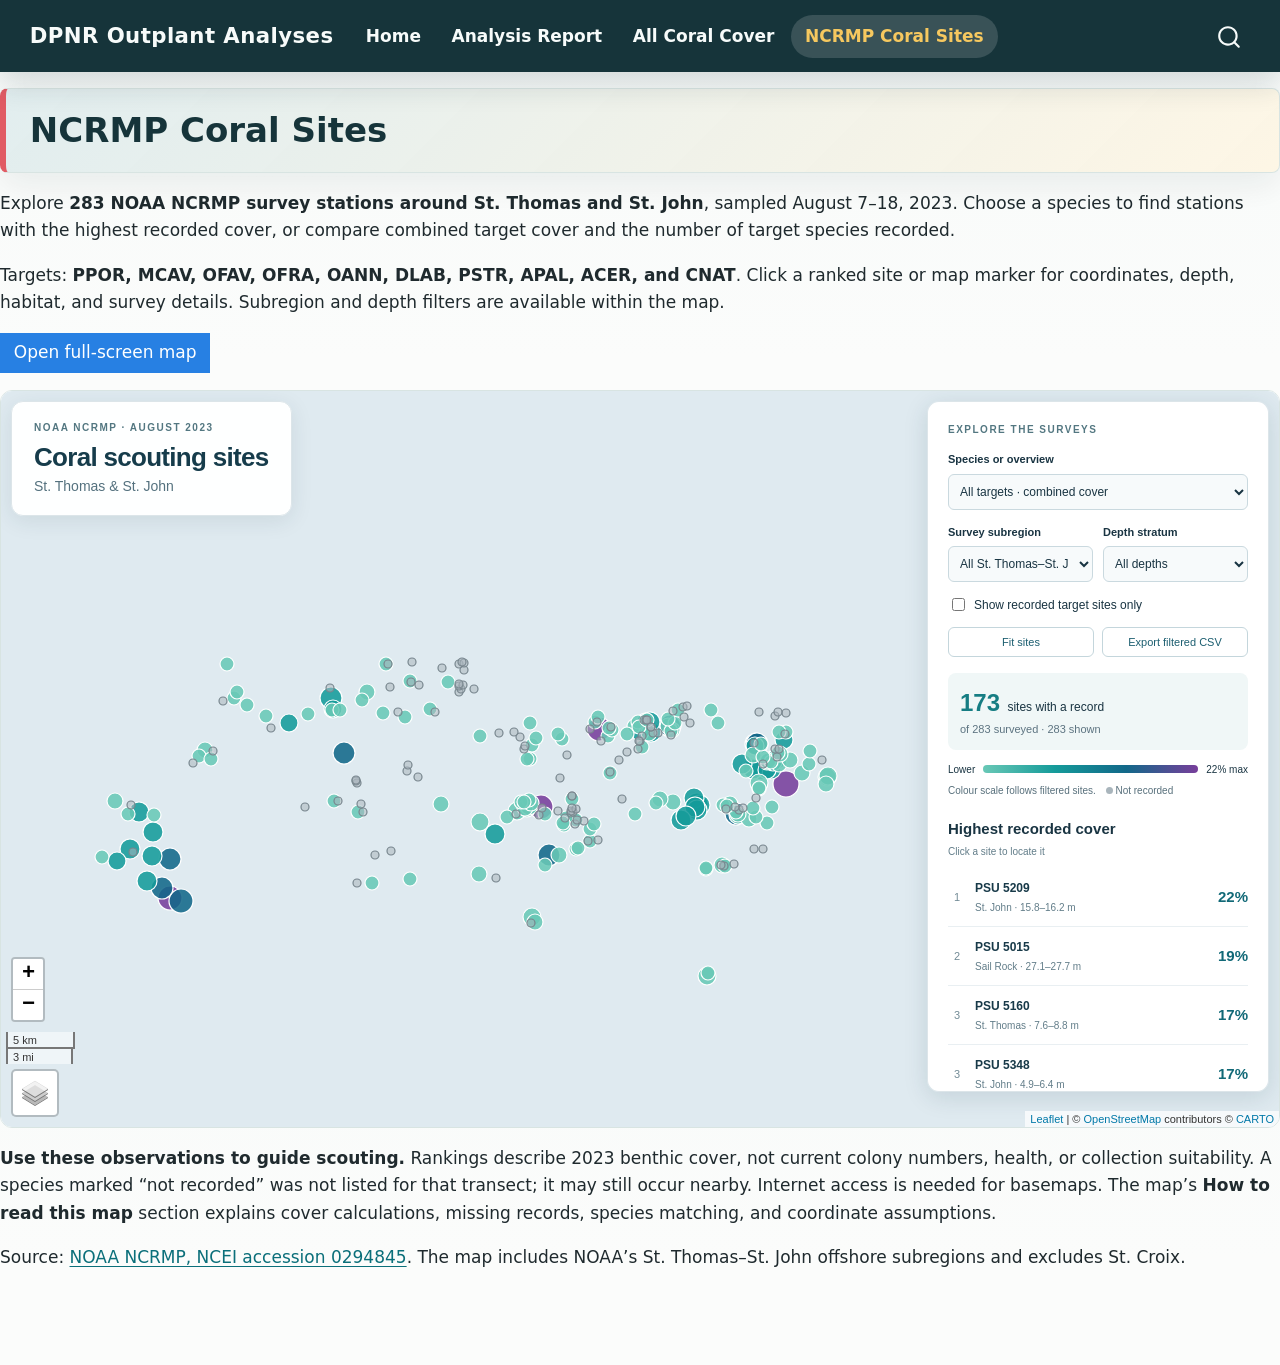
<file: docs/ncrmp_coral_sites.html>
<!DOCTYPE html>
<html xmlns="http://www.w3.org/1999/xhtml" lang="en" xml:lang="en"><head>

<meta charset="utf-8">
<meta name="generator" content="quarto-1.5.57">

<meta name="viewport" content="width=device-width, initial-scale=1.0, user-scalable=yes">


<title>NCRMP Coral Sites – DPNR Outplant Analyses</title>
<style>
code{white-space: pre-wrap;}
span.smallcaps{font-variant: small-caps;}
div.columns{display: flex; gap: min(4vw, 1.5em);}
div.column{flex: auto; overflow-x: auto;}
div.hanging-indent{margin-left: 1.5em; text-indent: -1.5em;}
ul.task-list{list-style: none;}
ul.task-list li input[type="checkbox"] {
  width: 0.8em;
  margin: 0 0.8em 0.2em -1em; /* quarto-specific, see https://github.com/quarto-dev/quarto-cli/issues/4556 */ 
  vertical-align: middle;
}
</style>


<script src="site_libs/quarto-nav/quarto-nav.js"></script>
<script src="site_libs/quarto-nav/headroom.min.js"></script>
<script src="site_libs/clipboard/clipboard.min.js"></script>
<script src="site_libs/quarto-search/autocomplete.umd.js"></script>
<script src="site_libs/quarto-search/fuse.min.js"></script>
<script src="site_libs/quarto-search/quarto-search.js"></script>
<meta name="quarto:offset" content="./">
<script src="site_libs/quarto-html/quarto.js"></script>
<script src="site_libs/quarto-html/popper.min.js"></script>
<script src="site_libs/quarto-html/tippy.umd.min.js"></script>
<script src="site_libs/quarto-html/anchor.min.js"></script>
<link href="site_libs/quarto-html/tippy.css" rel="stylesheet">
<link href="site_libs/quarto-html/quarto-syntax-highlighting.css" rel="stylesheet" id="quarto-text-highlighting-styles">
<script src="site_libs/bootstrap/bootstrap.min.js"></script>
<link href="site_libs/bootstrap/bootstrap-icons.css" rel="stylesheet">
<link href="site_libs/bootstrap/bootstrap.min.css" rel="stylesheet" id="quarto-bootstrap" data-mode="light">
<script id="quarto-search-options" type="application/json">{
  "location": "navbar",
  "copy-button": false,
  "collapse-after": 3,
  "panel-placement": "end",
  "type": "overlay",
  "limit": 50,
  "keyboard-shortcut": [
    "f",
    "/",
    "s"
  ],
  "show-item-context": false,
  "language": {
    "search-no-results-text": "No results",
    "search-matching-documents-text": "matching documents",
    "search-copy-link-title": "Copy link to search",
    "search-hide-matches-text": "Hide additional matches",
    "search-more-match-text": "more match in this document",
    "search-more-matches-text": "more matches in this document",
    "search-clear-button-title": "Clear",
    "search-text-placeholder": "",
    "search-detached-cancel-button-title": "Cancel",
    "search-submit-button-title": "Submit",
    "search-label": "Search"
  }
}</script>


</head>

<body class="nav-fixed">

<div id="quarto-search-results"></div>
  <header id="quarto-header" class="headroom fixed-top">
    <nav class="navbar navbar-expand-lg " data-bs-theme="dark">
      <div class="navbar-container container-fluid">
      <div class="navbar-brand-container mx-auto">
    <a class="navbar-brand" href="./index.html">
    <span class="navbar-title">DPNR Outplant Analyses</span>
    </a>
  </div>
            <div id="quarto-search" class="" title="Search"></div>
          <button class="navbar-toggler" type="button" data-bs-toggle="collapse" data-bs-target="#navbarCollapse" aria-controls="navbarCollapse" role="menu" aria-expanded="false" aria-label="Toggle navigation" onclick="if (window.quartoToggleHeadroom) { window.quartoToggleHeadroom(); }">
  <span class="navbar-toggler-icon"></span>
</button>
          <div class="collapse navbar-collapse" id="navbarCollapse">
            <ul class="navbar-nav navbar-nav-scroll me-auto">
  <li class="nav-item">
    <a class="nav-link" href="./index.html"> 
<span class="menu-text">Home</span></a>
  </li>  
  <li class="nav-item">
    <a class="nav-link" href="./coral_survivorship_report.html"> 
<span class="menu-text">Analysis Report</span></a>
  </li>  
  <li class="nav-item">
    <a class="nav-link" href="./all_coral_cover.html"> 
<span class="menu-text">All Coral Cover</span></a>
  </li>  
  <li class="nav-item">
    <a class="nav-link active" href="./ncrmp_coral_sites.html" aria-current="page"> 
<span class="menu-text">NCRMP Coral Sites</span></a>
  </li>  
</ul>
          </div> <!-- /navcollapse -->
            <div class="quarto-navbar-tools">
</div>
      </div> <!-- /container-fluid -->
    </nav>
</header>
<!-- content -->
<div id="quarto-content" class="quarto-container page-columns page-rows-contents page-layout-full page-navbar">
<!-- sidebar -->
<!-- margin-sidebar -->
    
<!-- main -->
<main class="content column-page" id="quarto-document-content">

<header id="title-block-header" class="quarto-title-block default">
<div class="quarto-title">
<h1 class="title">NCRMP Coral Sites</h1>
</div>



<div class="quarto-title-meta column-page">

    
  
    
  </div>
  


</header>


<p>Explore <strong>283 NOAA NCRMP survey stations around St.&nbsp;Thomas and St.&nbsp;John</strong>, sampled August 7–18, 2023. Choose a species to find stations with the highest recorded cover, or compare combined target cover and the number of target species recorded.</p>
<p>Targets: <strong>PPOR, MCAV, OFAV, OFRA, OANN, DLAB, PSTR, APAL, ACER, and CNAT</strong>. Click a ranked site or map marker for coordinates, depth, habitat, and survey details. Subregion and depth filters are available within the map.</p>
<p><a href="assets/ncrmp/ncrmp_2023_st_thomas_st_john_target_coral_sites.html" class="btn btn-primary" target="_blank" rel="noopener">Open full-screen map</a></p>
<iframe src="assets/ncrmp/ncrmp_2023_st_thomas_st_john_target_coral_sites.html" title="Interactive NOAA NCRMP target coral cover map for St. Thomas and St. John, August 2023" style="display:block; width:100%; height:82vh; min-height:650px; margin:1rem 0; border:1px solid #d8e4e2; border-radius:12px;" allow="fullscreen">
</iframe>
<p><strong>Use these observations to guide scouting.</strong> Rankings describe 2023 benthic cover, not current colony numbers, health, or collection suitability. A species marked “not recorded” was not listed for that transect; it may still occur nearby. Internet access is needed for basemaps. The map’s <strong>How to read this map</strong> section explains cover calculations, missing records, species matching, and coordinate assumptions.</p>
<p>Source: <a href="https://www.ncei.noaa.gov/access/metadata/landing-page/bin/iso?id=gov.noaa.nodc:0294845">NOAA NCRMP, NCEI accession 0294845</a>. The map includes NOAA’s St.&nbsp;Thomas–St.&nbsp;John offshore subregions and excludes St.&nbsp;Croix.</p>



</main> <!-- /main -->
<script>
document.addEventListener("DOMContentLoaded", () => {
  // Figure filenames are stable across Quarto renders. Add a release version so
  // browsers do not reuse an older SVG after chart axes or labels change.
  for (const image of document.querySelectorAll('img[src*="/figure-html/"]')) {
    const figureUrl = new URL(image.getAttribute("src"), document.baseURI);
    figureUrl.searchParams.set("v", "20261027-object-lineage");
    image.src = figureUrl.href;
  }

  function showLinkedReportTab() {
    const target = document.getElementById(window.location.hash.slice(1));
    const pane = target?.closest(".tab-pane");
    if (!pane || pane.classList.contains("active")) return;

    const tab = document.getElementById(pane.id + "-tab");
    if (!tab || !window.bootstrap?.Tab) return;

    tab.addEventListener("shown.bs.tab", () => {
      target.scrollIntoView();
    }, { once: true });
    window.bootstrap.Tab.getOrCreateInstance(tab).show();
  }

  showLinkedReportTab();
  window.addEventListener("hashchange", showLinkedReportTab);

  const excluded = new Set(["CODE", "PRE", "SCRIPT", "STYLE", "TEXTAREA"]);
  const walker = document.createTreeWalker(document.body, NodeFilter.SHOW_TEXT);
  const nodes = [];

  while (walker.nextNode()) {
    nodes.push(walker.currentNode);
  }

  for (const node of nodes) {
    let parent = node.parentElement;
    let skip = false;

    while (parent) {
      if (excluded.has(parent.tagName) || parent.classList.contains("site-hero")) {
        skip = true;
        break;
      }
      parent = parent.parentElement;
    }

    if (skip) continue;

    node.nodeValue = node.nodeValue
      .replace(/\bPlots? ([A-H])\b/g, "Coki $1")
      .replace(/\bPlots\b/g, "Coki sites")
      .replace(/\bplots\b/g, "Coki sites")
      .replace(/\bPlot\b/g, "Coki")
      .replace(/\bplot\b/g, "Coki");
  }
});
</script>
<script id="quarto-html-after-body" type="application/javascript">
window.document.addEventListener("DOMContentLoaded", function (event) {
  const toggleBodyColorMode = (bsSheetEl) => {
    const mode = bsSheetEl.getAttribute("data-mode");
    const bodyEl = window.document.querySelector("body");
    if (mode === "dark") {
      bodyEl.classList.add("quarto-dark");
      bodyEl.classList.remove("quarto-light");
    } else {
      bodyEl.classList.add("quarto-light");
      bodyEl.classList.remove("quarto-dark");
    }
  }
  const toggleBodyColorPrimary = () => {
    const bsSheetEl = window.document.querySelector("link#quarto-bootstrap");
    if (bsSheetEl) {
      toggleBodyColorMode(bsSheetEl);
    }
  }
  toggleBodyColorPrimary();  
  const icon = "";
  const anchorJS = new window.AnchorJS();
  anchorJS.options = {
    placement: 'right',
    icon: icon
  };
  anchorJS.add('.anchored');
  const isCodeAnnotation = (el) => {
    for (const clz of el.classList) {
      if (clz.startsWith('code-annotation-')) {                     
        return true;
      }
    }
    return false;
  }
  const onCopySuccess = function(e) {
    // button target
    const button = e.trigger;
    // don't keep focus
    button.blur();
    // flash "checked"
    button.classList.add('code-copy-button-checked');
    var currentTitle = button.getAttribute("title");
    button.setAttribute("title", "Copied!");
    let tooltip;
    if (window.bootstrap) {
      button.setAttribute("data-bs-toggle", "tooltip");
      button.setAttribute("data-bs-placement", "left");
      button.setAttribute("data-bs-title", "Copied!");
      tooltip = new bootstrap.Tooltip(button, 
        { trigger: "manual", 
          customClass: "code-copy-button-tooltip",
          offset: [0, -8]});
      tooltip.show();    
    }
    setTimeout(function() {
      if (tooltip) {
        tooltip.hide();
        button.removeAttribute("data-bs-title");
        button.removeAttribute("data-bs-toggle");
        button.removeAttribute("data-bs-placement");
      }
      button.setAttribute("title", currentTitle);
      button.classList.remove('code-copy-button-checked');
    }, 1000);
    // clear code selection
    e.clearSelection();
  }
  const getTextToCopy = function(trigger) {
      const codeEl = trigger.previousElementSibling.cloneNode(true);
      for (const childEl of codeEl.children) {
        if (isCodeAnnotation(childEl)) {
          childEl.remove();
        }
      }
      return codeEl.innerText;
  }
  const clipboard = new window.ClipboardJS('.code-copy-button:not([data-in-quarto-modal])', {
    text: getTextToCopy
  });
  clipboard.on('success', onCopySuccess);
  if (window.document.getElementById('quarto-embedded-source-code-modal')) {
    // For code content inside modals, clipBoardJS needs to be initialized with a container option
    // TODO: Check when it could be a function (https://github.com/zenorocha/clipboard.js/issues/860)
    const clipboardModal = new window.ClipboardJS('.code-copy-button[data-in-quarto-modal]', {
      text: getTextToCopy,
      container: window.document.getElementById('quarto-embedded-source-code-modal')
    });
    clipboardModal.on('success', onCopySuccess);
  }
    var localhostRegex = new RegExp(/^(?:http|https):\/\/localhost\:?[0-9]*\//);
    var mailtoRegex = new RegExp(/^mailto:/);
      var filterRegex = new RegExp('/' + window.location.host + '/');
    var isInternal = (href) => {
        return filterRegex.test(href) || localhostRegex.test(href) || mailtoRegex.test(href);
    }
    // Inspect non-navigation links and adorn them if external
 	var links = window.document.querySelectorAll('a[href]:not(.nav-link):not(.navbar-brand):not(.toc-action):not(.sidebar-link):not(.sidebar-item-toggle):not(.pagination-link):not(.no-external):not([aria-hidden]):not(.dropdown-item):not(.quarto-navigation-tool):not(.about-link)');
    for (var i=0; i<links.length; i++) {
      const link = links[i];
      if (!isInternal(link.href)) {
        // undo the damage that might have been done by quarto-nav.js in the case of
        // links that we want to consider external
        if (link.dataset.originalHref !== undefined) {
          link.href = link.dataset.originalHref;
        }
      }
    }
  function tippyHover(el, contentFn, onTriggerFn, onUntriggerFn) {
    const config = {
      allowHTML: true,
      maxWidth: 500,
      delay: 100,
      arrow: false,
      appendTo: function(el) {
          return el.parentElement;
      },
      interactive: true,
      interactiveBorder: 10,
      theme: 'quarto',
      placement: 'bottom-start',
    };
    if (contentFn) {
      config.content = contentFn;
    }
    if (onTriggerFn) {
      config.onTrigger = onTriggerFn;
    }
    if (onUntriggerFn) {
      config.onUntrigger = onUntriggerFn;
    }
    window.tippy(el, config); 
  }
  const noterefs = window.document.querySelectorAll('a[role="doc-noteref"]');
  for (var i=0; i<noterefs.length; i++) {
    const ref = noterefs[i];
    tippyHover(ref, function() {
      // use id or data attribute instead here
      let href = ref.getAttribute('data-footnote-href') || ref.getAttribute('href');
      try { href = new URL(href).hash; } catch {}
      const id = href.replace(/^#\/?/, "");
      const note = window.document.getElementById(id);
      if (note) {
        return note.innerHTML;
      } else {
        return "";
      }
    });
  }
  const xrefs = window.document.querySelectorAll('a.quarto-xref');
  const processXRef = (id, note) => {
    // Strip column container classes
    const stripColumnClz = (el) => {
      el.classList.remove("page-full", "page-columns");
      if (el.children) {
        for (const child of el.children) {
          stripColumnClz(child);
        }
      }
    }
    stripColumnClz(note)
    if (id === null || id.startsWith('sec-')) {
      // Special case sections, only their first couple elements
      const container = document.createElement("div");
      if (note.children && note.children.length > 2) {
        container.appendChild(note.children[0].cloneNode(true));
        for (let i = 1; i < note.children.length; i++) {
          const child = note.children[i];
          if (child.tagName === "P" && child.innerText === "") {
            continue;
          } else {
            container.appendChild(child.cloneNode(true));
            break;
          }
        }
        if (window.Quarto?.typesetMath) {
          window.Quarto.typesetMath(container);
        }
        return container.innerHTML
      } else {
        if (window.Quarto?.typesetMath) {
          window.Quarto.typesetMath(note);
        }
        return note.innerHTML;
      }
    } else {
      // Remove any anchor links if they are present
      const anchorLink = note.querySelector('a.anchorjs-link');
      if (anchorLink) {
        anchorLink.remove();
      }
      if (window.Quarto?.typesetMath) {
        window.Quarto.typesetMath(note);
      }
      // TODO in 1.5, we should make sure this works without a callout special case
      if (note.classList.contains("callout")) {
        return note.outerHTML;
      } else {
        return note.innerHTML;
      }
    }
  }
  for (var i=0; i<xrefs.length; i++) {
    const xref = xrefs[i];
    tippyHover(xref, undefined, function(instance) {
      instance.disable();
      let url = xref.getAttribute('href');
      let hash = undefined; 
      if (url.startsWith('#')) {
        hash = url;
      } else {
        try { hash = new URL(url).hash; } catch {}
      }
      if (hash) {
        const id = hash.replace(/^#\/?/, "");
        const note = window.document.getElementById(id);
        if (note !== null) {
          try {
            const html = processXRef(id, note.cloneNode(true));
            instance.setContent(html);
          } finally {
            instance.enable();
            instance.show();
          }
        } else {
          // See if we can fetch this
          fetch(url.split('#')[0])
          .then(res => res.text())
          .then(html => {
            const parser = new DOMParser();
            const htmlDoc = parser.parseFromString(html, "text/html");
            const note = htmlDoc.getElementById(id);
            if (note !== null) {
              const html = processXRef(id, note);
              instance.setContent(html);
            } 
          }).finally(() => {
            instance.enable();
            instance.show();
          });
        }
      } else {
        // See if we can fetch a full url (with no hash to target)
        // This is a special case and we should probably do some content thinning / targeting
        fetch(url)
        .then(res => res.text())
        .then(html => {
          const parser = new DOMParser();
          const htmlDoc = parser.parseFromString(html, "text/html");
          const note = htmlDoc.querySelector('main.content');
          if (note !== null) {
            // This should only happen for chapter cross references
            // (since there is no id in the URL)
            // remove the first header
            if (note.children.length > 0 && note.children[0].tagName === "HEADER") {
              note.children[0].remove();
            }
            const html = processXRef(null, note);
            instance.setContent(html);
          } 
        }).finally(() => {
          instance.enable();
          instance.show();
        });
      }
    }, function(instance) {
    });
  }
      let selectedAnnoteEl;
      const selectorForAnnotation = ( cell, annotation) => {
        let cellAttr = 'data-code-cell="' + cell + '"';
        let lineAttr = 'data-code-annotation="' +  annotation + '"';
        const selector = 'span[' + cellAttr + '][' + lineAttr + ']';
        return selector;
      }
      const selectCodeLines = (annoteEl) => {
        const doc = window.document;
        const targetCell = annoteEl.getAttribute("data-target-cell");
        const targetAnnotation = annoteEl.getAttribute("data-target-annotation");
        const annoteSpan = window.document.querySelector(selectorForAnnotation(targetCell, targetAnnotation));
        const lines = annoteSpan.getAttribute("data-code-lines").split(",");
        const lineIds = lines.map((line) => {
          return targetCell + "-" + line;
        })
        let top = null;
        let height = null;
        let parent = null;
        if (lineIds.length > 0) {
            //compute the position of the single el (top and bottom and make a div)
            const el = window.document.getElementById(lineIds[0]);
            top = el.offsetTop;
            height = el.offsetHeight;
            parent = el.parentElement.parentElement;
          if (lineIds.length > 1) {
            const lastEl = window.document.getElementById(lineIds[lineIds.length - 1]);
            const bottom = lastEl.offsetTop + lastEl.offsetHeight;
            height = bottom - top;
          }
          if (top !== null && height !== null && parent !== null) {
            // cook up a div (if necessary) and position it 
            let div = window.document.getElementById("code-annotation-line-highlight");
            if (div === null) {
              div = window.document.createElement("div");
              div.setAttribute("id", "code-annotation-line-highlight");
              div.style.position = 'absolute';
              parent.appendChild(div);
            }
            div.style.top = top - 2 + "px";
            div.style.height = height + 4 + "px";
            div.style.left = 0;
            let gutterDiv = window.document.getElementById("code-annotation-line-highlight-gutter");
            if (gutterDiv === null) {
              gutterDiv = window.document.createElement("div");
              gutterDiv.setAttribute("id", "code-annotation-line-highlight-gutter");
              gutterDiv.style.position = 'absolute';
              const codeCell = window.document.getElementById(targetCell);
              const gutter = codeCell.querySelector('.code-annotation-gutter');
              gutter.appendChild(gutterDiv);
            }
            gutterDiv.style.top = top - 2 + "px";
            gutterDiv.style.height = height + 4 + "px";
          }
          selectedAnnoteEl = annoteEl;
        }
      };
      const unselectCodeLines = () => {
        const elementsIds = ["code-annotation-line-highlight", "code-annotation-line-highlight-gutter"];
        elementsIds.forEach((elId) => {
          const div = window.document.getElementById(elId);
          if (div) {
            div.remove();
          }
        });
        selectedAnnoteEl = undefined;
      };
        // Handle positioning of the toggle
    window.addEventListener(
      "resize",
      throttle(() => {
        elRect = undefined;
        if (selectedAnnoteEl) {
          selectCodeLines(selectedAnnoteEl);
        }
      }, 10)
    );
    function throttle(fn, ms) {
    let throttle = false;
    let timer;
      return (...args) => {
        if(!throttle) { // first call gets through
            fn.apply(this, args);
            throttle = true;
        } else { // all the others get throttled
            if(timer) clearTimeout(timer); // cancel #2
            timer = setTimeout(() => {
              fn.apply(this, args);
              timer = throttle = false;
            }, ms);
        }
      };
    }
      // Attach click handler to the DT
      const annoteDls = window.document.querySelectorAll('dt[data-target-cell]');
      for (const annoteDlNode of annoteDls) {
        annoteDlNode.addEventListener('click', (event) => {
          const clickedEl = event.target;
          if (clickedEl !== selectedAnnoteEl) {
            unselectCodeLines();
            const activeEl = window.document.querySelector('dt[data-target-cell].code-annotation-active');
            if (activeEl) {
              activeEl.classList.remove('code-annotation-active');
            }
            selectCodeLines(clickedEl);
            clickedEl.classList.add('code-annotation-active');
          } else {
            // Unselect the line
            unselectCodeLines();
            clickedEl.classList.remove('code-annotation-active');
          }
        });
      }
  const findCites = (el) => {
    const parentEl = el.parentElement;
    if (parentEl) {
      const cites = parentEl.dataset.cites;
      if (cites) {
        return {
          el,
          cites: cites.split(' ')
        };
      } else {
        return findCites(el.parentElement)
      }
    } else {
      return undefined;
    }
  };
  var bibliorefs = window.document.querySelectorAll('a[role="doc-biblioref"]');
  for (var i=0; i<bibliorefs.length; i++) {
    const ref = bibliorefs[i];
    const citeInfo = findCites(ref);
    if (citeInfo) {
      tippyHover(citeInfo.el, function() {
        var popup = window.document.createElement('div');
        citeInfo.cites.forEach(function(cite) {
          var citeDiv = window.document.createElement('div');
          citeDiv.classList.add('hanging-indent');
          citeDiv.classList.add('csl-entry');
          var biblioDiv = window.document.getElementById('ref-' + cite);
          if (biblioDiv) {
            citeDiv.innerHTML = biblioDiv.innerHTML;
          }
          popup.appendChild(citeDiv);
        });
        return popup.innerHTML;
      });
    }
  }
});
</script>
</div> <!-- /content -->




</body></html>
</file>
<file: docs/site_libs/quarto-html/tippy.css>
.tippy-box[data-animation=fade][data-state=hidden]{opacity:0}[data-tippy-root]{max-width:calc(100vw - 10px)}.tippy-box{position:relative;background-color:#333;color:#fff;border-radius:4px;font-size:14px;line-height:1.4;white-space:normal;outline:0;transition-property:transform,visibility,opacity}.tippy-box[data-placement^=top]>.tippy-arrow{bottom:0}.tippy-box[data-placement^=top]>.tippy-arrow:before{bottom:-7px;left:0;border-width:8px 8px 0;border-top-color:initial;transform-origin:center top}.tippy-box[data-placement^=bottom]>.tippy-arrow{top:0}.tippy-box[data-placement^=bottom]>.tippy-arrow:before{top:-7px;left:0;border-width:0 8px 8px;border-bottom-color:initial;transform-origin:center bottom}.tippy-box[data-placement^=left]>.tippy-arrow{right:0}.tippy-box[data-placement^=left]>.tippy-arrow:before{border-width:8px 0 8px 8px;border-left-color:initial;right:-7px;transform-origin:center left}.tippy-box[data-placement^=right]>.tippy-arrow{left:0}.tippy-box[data-placement^=right]>.tippy-arrow:before{left:-7px;border-width:8px 8px 8px 0;border-right-color:initial;transform-origin:center right}.tippy-box[data-inertia][data-state=visible]{transition-timing-function:cubic-bezier(.54,1.5,.38,1.11)}.tippy-arrow{width:16px;height:16px;color:#333}.tippy-arrow:before{content:"";position:absolute;border-color:transparent;border-style:solid}.tippy-content{position:relative;padding:5px 9px;z-index:1}
</file>
<file: docs/site_libs/quarto-html/quarto-syntax-highlighting.css>
/* quarto syntax highlight colors */
:root {
  --quarto-hl-ot-color: #003B4F;
  --quarto-hl-at-color: #657422;
  --quarto-hl-ss-color: #20794D;
  --quarto-hl-an-color: #5E5E5E;
  --quarto-hl-fu-color: #4758AB;
  --quarto-hl-st-color: #20794D;
  --quarto-hl-cf-color: #003B4F;
  --quarto-hl-op-color: #5E5E5E;
  --quarto-hl-er-color: #AD0000;
  --quarto-hl-bn-color: #AD0000;
  --quarto-hl-al-color: #AD0000;
  --quarto-hl-va-color: #111111;
  --quarto-hl-bu-color: inherit;
  --quarto-hl-ex-color: inherit;
  --quarto-hl-pp-color: #AD0000;
  --quarto-hl-in-color: #5E5E5E;
  --quarto-hl-vs-color: #20794D;
  --quarto-hl-wa-color: #5E5E5E;
  --quarto-hl-do-color: #5E5E5E;
  --quarto-hl-im-color: #00769E;
  --quarto-hl-ch-color: #20794D;
  --quarto-hl-dt-color: #AD0000;
  --quarto-hl-fl-color: #AD0000;
  --quarto-hl-co-color: #5E5E5E;
  --quarto-hl-cv-color: #5E5E5E;
  --quarto-hl-cn-color: #8f5902;
  --quarto-hl-sc-color: #5E5E5E;
  --quarto-hl-dv-color: #AD0000;
  --quarto-hl-kw-color: #003B4F;
}

/* other quarto variables */
:root {
  --quarto-font-monospace: SFMono-Regular, Menlo, Monaco, Consolas, "Liberation Mono", "Courier New", monospace;
}

pre > code.sourceCode > span {
  color: #003B4F;
}

code span {
  color: #003B4F;
}

code.sourceCode > span {
  color: #003B4F;
}

div.sourceCode,
div.sourceCode pre.sourceCode {
  color: #003B4F;
}

code span.ot {
  color: #003B4F;
  font-style: inherit;
}

code span.at {
  color: #657422;
  font-style: inherit;
}

code span.ss {
  color: #20794D;
  font-style: inherit;
}

code span.an {
  color: #5E5E5E;
  font-style: inherit;
}

code span.fu {
  color: #4758AB;
  font-style: inherit;
}

code span.st {
  color: #20794D;
  font-style: inherit;
}

code span.cf {
  color: #003B4F;
  font-weight: bold;
  font-style: inherit;
}

code span.op {
  color: #5E5E5E;
  font-style: inherit;
}

code span.er {
  color: #AD0000;
  font-style: inherit;
}

code span.bn {
  color: #AD0000;
  font-style: inherit;
}

code span.al {
  color: #AD0000;
  font-style: inherit;
}

code span.va {
  color: #111111;
  font-style: inherit;
}

code span.bu {
  font-style: inherit;
}

code span.ex {
  font-style: inherit;
}

code span.pp {
  color: #AD0000;
  font-style: inherit;
}

code span.in {
  color: #5E5E5E;
  font-style: inherit;
}

code span.vs {
  color: #20794D;
  font-style: inherit;
}

code span.wa {
  color: #5E5E5E;
  font-style: italic;
}

code span.do {
  color: #5E5E5E;
  font-style: italic;
}

code span.im {
  color: #00769E;
  font-style: inherit;
}

code span.ch {
  color: #20794D;
  font-style: inherit;
}

code span.dt {
  color: #AD0000;
  font-style: inherit;
}

code span.fl {
  color: #AD0000;
  font-style: inherit;
}

code span.co {
  color: #5E5E5E;
  font-style: inherit;
}

code span.cv {
  color: #5E5E5E;
  font-style: italic;
}

code span.cn {
  color: #8f5902;
  font-style: inherit;
}

code span.sc {
  color: #5E5E5E;
  font-style: inherit;
}

code span.dv {
  color: #AD0000;
  font-style: inherit;
}

code span.kw {
  color: #003B4F;
  font-weight: bold;
  font-style: inherit;
}

.prevent-inlining {
  content: "</";
}

/*# sourceMappingURL=debc5d5d77c3f9108843748ff7464032.css.map */
</file>
